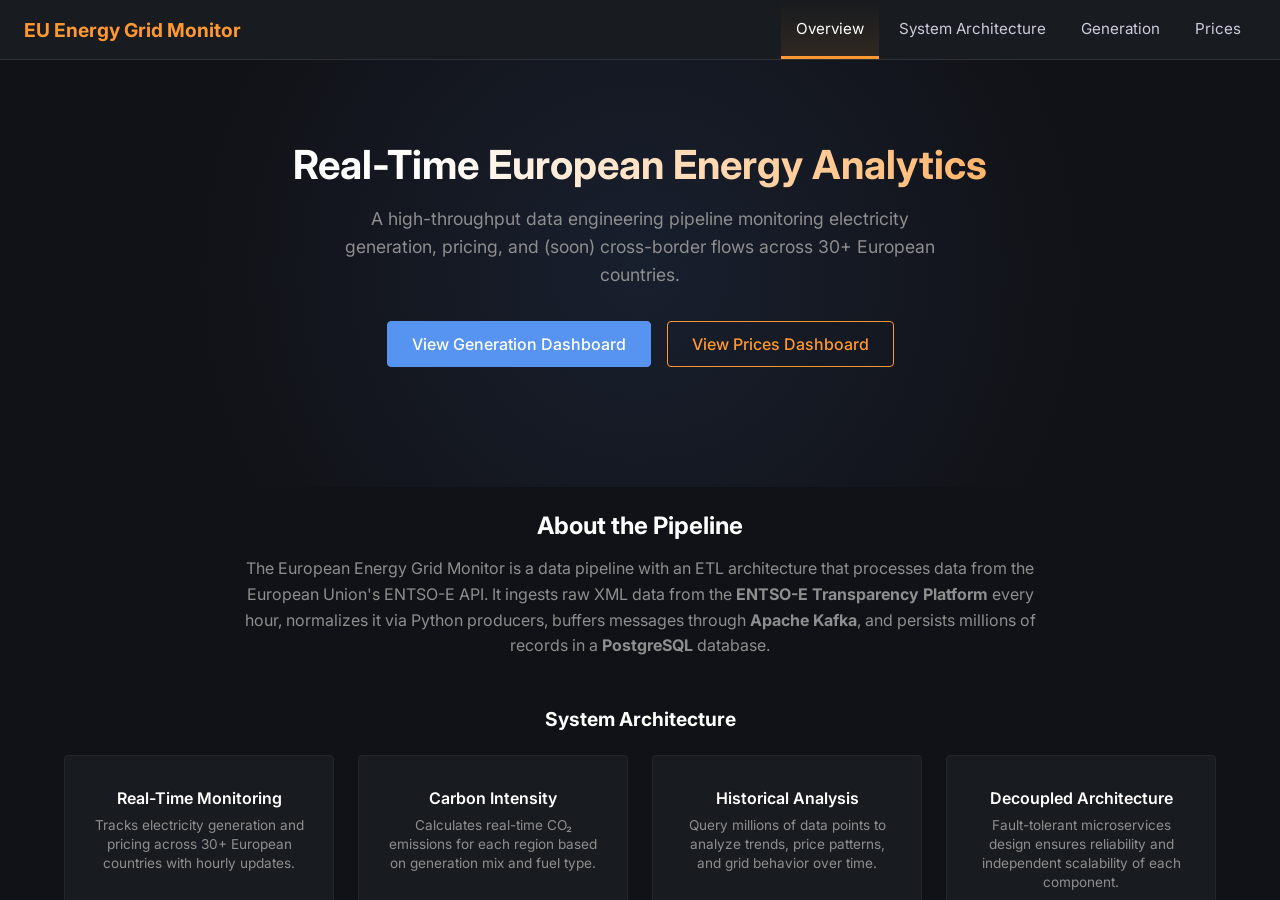
<file: index.html>
<!DOCTYPE html>
<html lang="en">
<head>
    <meta charset="UTF-8">
    <meta name="viewport" content="width=device-width, initial-scale=1.0">
    <link rel="icon" type="image/svg+xml" href="favicon.svg">
    <title>Overview | EU Energy Grid Monitor</title>
    
    <link rel="preconnect" href="https://fonts.googleapis.com">
    <link rel="preconnect" href="https://fonts.gstatic.com" crossorigin>
    <link href="https://fonts.googleapis.com/css2?family=Inter:wght@300;400;500;600;700&display=swap" rel="stylesheet">    

    <link rel="stylesheet" href="css/main.css">
    <link rel="stylesheet" href="css/navbar.css">
</head>
<body class="landing-page">
    
    <nav class="top-nav">
        <div class="nav-brand">
            <a href="index.html">
                EU Energy Grid Monitor
            </a>
        </div>
        <button class="hamburger" id="hamburger-btn" aria-label="Toggle navigation">
            <span class="bar"></span>
            <span class="bar"></span>
            <span class="bar"></span>
        </button>
        <div class="nav-links" id="nav-links">
            <a href="index.html" class="active">Overview</a>
            <a href="process.html">System Architecture</a>
            <a href="generation.html">Generation</a>
            <a href="prices.html">Prices</a>
        </div>
    </nav>

    <div class="landing-container">
        <div class="landing-content">
            <div class="hero-section">
                <h1 class="hero-title">Real-Time European Energy Analytics</h1>
                <p class="hero-subtitle">
                    A high-throughput data engineering pipeline monitoring electricity generation, pricing, and (soon) cross-border flows across 30+ European countries.
                </p>
                
                <div class="cta-buttons">
                    <a href="generation.html" class="btn btn-primary">View Generation Dashboard</a>
                    <a href="prices.html" class="btn btn-secondary">View Prices Dashboard</a>
                </div>
            </div>

            <div style="margin-bottom: 48px; text-align: center;">
                <h2 style="color: #fff; margin-bottom: 16px;">About the Pipeline</h2>
                <p style="color: var(--text-secondary); line-height: 1.6; max-width: 800px; margin: 0 auto;">
                    The European Energy Grid Monitor is a data pipeline with an ETL architecture that processes data from the European Union's ENTSO-E API.
                    It ingests raw XML data from the <strong>ENTSO-E Transparency Platform</strong> every hour, normalizes it via Python producers, buffers messages through <strong>Apache Kafka</strong>, and persists millions of records in a <strong>PostgreSQL</strong> database.
                </p>
            </div>

            <div>
                <h2 style="color: #fff; font-size: 1.2rem; margin-bottom: 24px; text-align: center;">System Architecture</h2>
                <div class="tech-grid">
                    <div class="tech-card">
                        <div class="tech-title">Real-Time Monitoring</div>
                        <div class="tech-desc">
                            Tracks electricity generation and pricing across 30+ European countries with hourly updates.
                        </div>
                    </div>

                    <div class="tech-card">
                        <div class="tech-title">Carbon Intensity</div>
                        <div class="tech-desc">
                            Calculates real-time CO₂ emissions for each region based on generation mix and fuel type.
                        </div>
                    </div>

                    <div class="tech-card">
                        <div class="tech-title">Historical Analysis</div>
                        <div class="tech-desc">
                            Query millions of data points to analyze trends, price patterns, and grid behavior over time.
                        </div>
                    </div>

                    <div class="tech-card">
                        <div class="tech-title">Decoupled Architecture</div>
                        <div class="tech-desc">
                            Fault-tolerant microservices design ensures reliability and independent scalability of each component.
                        </div>
                    </div>
                </div>
            </div>

            <footer style="margin-top: 80px; border-top: 1px solid var(--border-color); padding: 40px 0; text-align: center; color: var(--text-secondary);">
                <p style="margin-bottom: 12px;">Built by <strong>Riley Martin</strong></p>
                <div>
                    <a href="https://github.com/RileyAMartin/eu-energy-grid-monitor" target="_blank" style="color: var(--accent-blue); text-decoration: none; margin: 0 12px;">GitHub Repository</a>
                    <a href="www.linkedin.com/in/riley-martin-506756351" target="_blank" style="color: var(--accent-blue); text-decoration: none; margin: 0 12px;">LinkedIn</a>
                </div>
                <p style="margin-top: 24px; font-size: 0.75rem; opacity: 0.6;">
                    Data Source: ENTSO-E Transparency Platform
                </p>
            </footer>
        </div>
    </div>

    <script>
        const hamburger = document.getElementById('hamburger-btn');
        const navLinks = document.getElementById('nav-links');

        hamburger.addEventListener('click', () => {
            navLinks.classList.toggle('active');
            hamburger.classList.toggle('open');
        });
    </script>
</body>
</html>
</file>
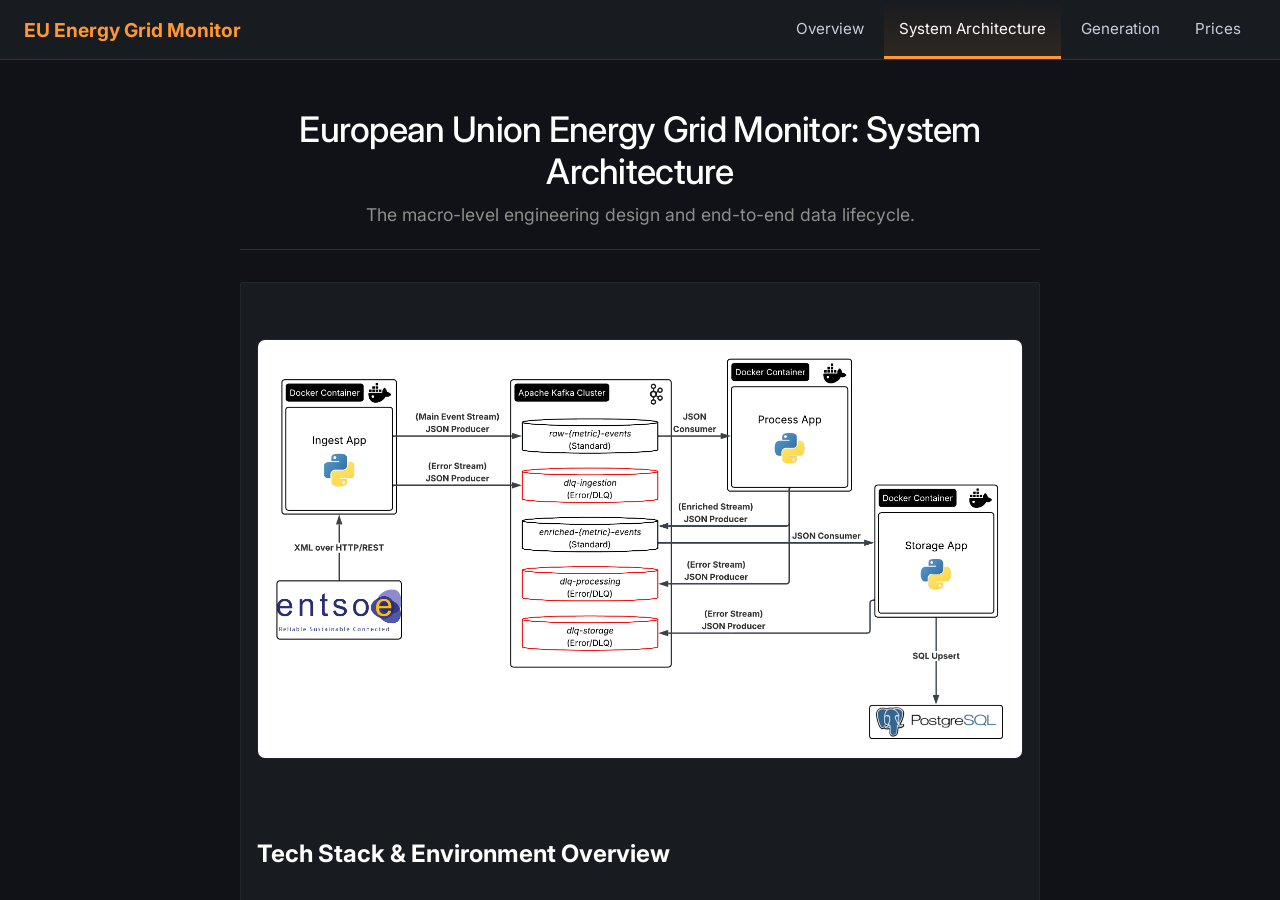
<file: process.html>
<!DOCTYPE html>
<html lang="en">
<head>
    <meta charset="UTF-8">
    <meta name="viewport" content="width=device-width, initial-scale=1.0, maximum-scale=1.0, user-scalable=no">
    <link rel="icon" type="image/svg+xml" href="favicon.svg">
    <title>System Architecture | EU Energy Grid Monitor</title>

    <link rel="preconnect" href="https://fonts.googleapis.com">
    <link rel="preconnect" href="https://fonts.gstatic.com" crossorigin>
    <link href="https://fonts.googleapis.com/css2?family=Inter:wght@300;400;500;600;700&display=swap" rel="stylesheet">    

    <link rel="stylesheet" href="css/main.css">
    <link rel="stylesheet" href="css/navbar.css">
</head>
<body>

    <nav class="top-nav">
        <div class="nav-brand">
            <a href="index.html">EU Energy Grid Monitor</a>
        </div>
        <button class="hamburger" id="hamburger-btn" aria-label="Toggle navigation">
            <span class="bar"></span><span class="bar"></span><span class="bar"></span>
        </button>
        <div class="nav-links" id="nav-links">
            <a href="index.html">Overview</a>
            <a href="process.html" class="active">System Architecture</a> 
            <a href="generation.html">Generation</a>
            <a href="prices.html">Prices</a>
        </div>
    </nav>

    <div class="landing-container">
        <div class="landing-content">

            <div class="blog-header">
                <h1>European Union Energy Grid Monitor: System Architecture</h1>
                <p>The macro-level engineering design and end-to-end data lifecycle.</p>
            </div>

            <div class="panel blog-content">
                
                <img src="assets/architecture_diagram.png" alt="System Architecture Diagram" style="width: 100%; max-width: 900px; margin: 40px 0; border-radius: 8px; border: 1px solid var(--border-color);">

                
                <h2>Tech Stack &amp; Environment Overview</h2>
                <p>
                    The system is engineered as a collection of isolated microservices interacting asynchronously over a distributed log backbone. By segregating ingestion, stateless processing, and persistence into discrete runtimes, the architecture achieves greater fault tolerance and horizontal scalability.
                </p>

                <table style="width: 100%; border-collapse: collapse; margin: 24px 0;">
                    <thead>
                        <tr style="border-bottom: 2px solid var(--border-color);">
                            <th style="text-align: left; padding: 12px; font-weight: 600;">Component Layer</th>
                            <th style="text-align: left; padding: 12px; font-weight: 600;">Technology</th>
                            <th style="text-align: left; padding: 12px; font-weight: 600;">Strategic Architectural Role</th>
                        </tr>
                    </thead>
                    <tbody>
                        <tr style="border-bottom: 1px solid var(--border-color);">
                            <td style="padding: 12px; font-weight: 500;">Core Runtime Engine</td>
                            <td style="padding: 12px;">Python 3.10-slim</td>
                            <td style="padding: 12px;">Provides lightweight, isolated container environments for each execution worker.</td>
                        </tr>
                        <tr style="border-bottom: 1px solid var(--border-color);">
                            <td style="padding: 12px; font-weight: 500;">Event Streaming Backbone</td>
                            <td style="padding: 12px;">Apache Kafka (Confluent Cloud)</td>
                            <td style="padding: 12px;">Acts as the central message broker, enabling decoupled, asynchronous event streaming and message buffering between services.</td>
                        </tr>
                        <tr style="border-bottom: 1px solid var(--border-color);">
                            <td style="padding: 12px; font-weight: 500;">Database &amp; Persistence Tier</td>
                            <td style="padding: 12px;">Relational Database (PostgreSQL Instance)</td>
                            <td style="padding: 12px;">Provides transactional storage for structured time-series grid data.</td>
                        </tr>
                        <tr style="border-bottom: 1px solid var(--border-color);">
                            <td style="padding: 12px; font-weight: 500;">Data Contract &amp; Validation</td>
                            <td style="padding: 12px;">Pydantic v2</td>
                            <td style="padding: 12px;">Enforces data validation and type-safety across all microservice communication channels.</td>
                        </tr>
                        <tr style="border-bottom: 1px solid var(--border-color);">
                            <td style="padding: 12px; font-weight: 500;">Infrastructure Orchestration</td>
                            <td style="padding: 12px;">Docker &amp; Docker Compose</td>
                            <td style="padding: 12px;">Orchestrates network isolation and ensures identical local and production environments.</td>
                        </tr>
                    </tbody>
                </table>

                <h2>Data Lifecycle &amp; Stream Transformations</h2>
                <p>
                    Data flows linearly through a series of decoupled microservices, transforming from raw, unstructured external data into enriched, structured time-series indices.
                </p>

                <h3>1. Ingestion Layer (Ingest App)</h3>
                <p>
                    The system initiates data capture through an orchestration layer that triggers polling on a fixed cyclical schedule. The application establishes secure connections to the external ENTSO-E REST API via an egress wrapper resilient to network timeouts.
                </p>
                <p>
                    Because the upstream data provider represents grid metrics in varied XML formats, the ingest app utilises an abstract parser. It standardises various reporting layouts into a single validated structure. Once validated, the payloads are serialised as raw JSON and sent to the Kafka message broker.
                </p>

                <h3>2. Stateless Compute &amp; Enrichment Layer (Process App)</h3>
                <p>
                    The process app operates as a streaming worker that consumes raw events from Kafka independently of the ingestion layer. It performs three main transformations:
                </p>
                <ul>
                    <li><strong>Spatial Mapping:</strong> Maps alphanumeric Energy Identification Codes (EICs) to human-readable bidding zones and country data using internal configurations.</li>
                    <li><strong>Carbon Intensity Tracking:</strong> Matches energy generation types with emission data to calculate the real-time carbon output (kgCO₂e/MWh) for each grid zone.</li>
                    <li><strong>Temporal Standardization:</strong> Normalizes different reporting intervals (such as mixed 30-minute and 60-minute windows) into a uniform 15-minute grid by dividing and distributing metrics across standard time slices.</li>
                </ul>
                <p>
                    Enriched events are then published back to Kafka on separate downstream topics.
                </p>

                <h3>3. Asynchronous Persistence Layer (Storage App)</h3>
                <p>
                    The storage app acts as an isolated database sink, consuming messages from the enriched Kafka topics. To optimize throughput and reduce connection overhead on the relational database, it groups incoming records into batches before executing bulk database inserts. This decouples the streaming pipeline from database latency and ensures stable data throughput.
                </p>

                <h2>Fault Tolerance &amp; Isolation Policy</h2>
                <p>
                    The pipeline ensures high availability by maintaining stateless workers and isolating errors so they do not disrupt the rest of the stream.
                </p>

                <h3>Stateless Design &amp; Graceful Shutdown</h3>
                <p>
                    All applications are completely stateless, relying on Kafka to manage offsets and consumer state. If a container fails, a new instance can immediately take over without risking data loss or state corruption.
                </p>
                <p>
                    During deployments, workers catch shutdown signals to safely complete active processes, flush in-memory queues, and commit consumer offsets before exiting.
                </p>

                <h3>Dead Letter Queue (DLQ) Architecture</h3>
                <p>
                    Instead of crashing or blocking the pipeline when encountering unexpected errors or malformed data, the system routes failed messages to separate dead letter topics for isolated troubleshooting:
                </p>
                <ul>
                    <li><strong>dlq-ingestion:</strong> Catches API timeouts or structural changes during ingestion, saving the request metadata for future historical backfills.</li>
                    <li><strong>dlq-processing:</strong> Isolates validation failures or unmapped data codes (such as an unknown asset type or zone identifier) discovered during processing.</li>
                    <li><strong>dlq-storage:</strong> Captures errors that occur right before database insertion. It encodes the raw payload in Base64 so it can be safely written to the DLQ for debugging without violating structural data contracts.</li>
                </ul>

                <h2>Temporal Resilience &amp; Idempotency Strategy</h2>
                <p>
                    Real-time grid telemetry is often delayed, updated retroactively, or revised out of order by regional operators. The pipeline uses two mechanisms to guarantee final data correctness.
                </p>

                <h3>Overlapping Lookback Windows</h3>
                <p>
                    Since operators rarely publish complete grid data immediately, the ingest layer runs overlapping queries to catch missing data gaps:
                </p>
                <ul>
                    <li><strong>Hourly Lookbacks:</strong> Each hourly run queries a trailing 3-hour window to catch late-arriving metrics from lagging operators.</li>
                    <li><strong>Daily Deep Backfills:</strong> A 72-hour sliding lookback window runs once a day to capture audited updates and retroactive corrections.</li>
                </ul>

                <h3>Database-Level Idempotency</h3>
                <p>
                    Because lookback windows intentionally introduce highly redundant data streams, the database enforces unique composite keys based on the zone code, metric type, and timestamp. Write operations handle conflicts by safely ignoring exact duplicates while allowing updated historical records to be refreshed.
                </p>
                <p>
                    This ensures data integrity and prevents duplicate entries.
                </p>

            </div>

            <footer style="margin-top: 80px; border-top: 1px solid var(--border-color); padding: 40px 0; text-align: center; color: var(--text-secondary);">
                <p style="margin-bottom: 12px;">Built by <strong>Riley Martin</strong></p>
                <div>
                    <a href="https://github.com/RileyAMartin/eu-energy-grid-monitor" target="_blank" style="color: var(--accent-blue); text-decoration: none; margin: 0 12px;">GitHub Repository</a>
                    <a href="https://linkedin.com/in/riley-martin-506756351" target="_blank" style="color: var(--accent-blue); text-decoration: none; margin: 0 12px;">LinkedIn</a>
                </div>
                <p style="margin-top: 24px; font-size: 0.75rem; opacity: 0.6;">
                    Data Source: ENTSO-E Transparency Platform
                </p>
            </footer>

        </div>
    </div>

    <script>
        const hamburger = document.getElementById('hamburger-btn');
        const navLinks = document.getElementById('nav-links');
        hamburger.addEventListener('click', () => {
            navLinks.classList.toggle('active');
            hamburger.classList.toggle('open');
        });
    </script>
</body>
</html>
</file>
<file: css/main.css>
:root {
    --bg-color: #111217;
    --panel-bg: #181b1f;
    --text-primary: #ccccdc;
    --text-secondary: #8e8e8e;
    --border-color: #22252b;
    --accent-blue: #5794f2;
    --accent-orange: #FF9830;
    color-scheme: dark;
}

* {
    box-sizing: border-box;
}

html {
    overflow-x: hidden;
}

.grid,
.panel,
.chart-container {
    max-width: 100vw;
}

body {
    margin: 0;
    padding: 0;
    font-family: 'Inter', -apple-system, BlinkMacSystemFont, "Segoe UI", Roboto, Helvetica, Arial, sans-serif;
    background-color: var(--bg-color);
    color: var(--text-primary);
    -webkit-font-smoothing: antialiased;
    overflow-x: hidden;
}

/* --- Shared Navigation --- */
.nav-container {
    max-width: 100%;
    margin: 0;
    padding: 0 24px;
    height: 60px;
    display: flex;
    align-items: center;
    justify-content: space-between;
}

.nav-links {
    display: flex;
    gap: 24px;
    height: 100%;
}

.nav-link {
    color: var(--text-secondary);
    text-decoration: none;
    height: 100%;
    display: flex;          
    align-items: center;    
    border-bottom: 2px solid transparent; 
    transition: all 0.2s;
    font-size: 0.95rem;
}

.nav-link:hover {
    color: var(--text-primary);
}

.nav-link.active {
    color: #fff;
    border-bottom-color: var(--accent-blue);
}

/* --- Dashboard Layout --- */
.container {
    width: 100%;
    margin: 0;
    padding: 24px;
}

header {
    display: flex;
    justify-content: space-between;
    align-items: center;
    border-bottom: 1px solid var(--border-color);
    padding-bottom: 16px;
    flex-wrap: wrap;
    gap: 15px;
    margin-bottom: 24px;
}

h1 {
    margin: 0;
    font-size: 1.25rem;
    font-weight: 500;
    color: #fff;
}

.controls {
    display: flex;
    gap: 12px;
}

select {
    background-color: var(--panel-bg);
    color: var(--text-primary);
    border: 1px solid var(--border-color);
    padding: 6px 12px;
    border-radius: 2px;
    font-size: 0.9rem;
    outline: none;
    cursor: pointer;
    font-family: 'Inter', sans-serif;
}

select:hover { border-color: #444; }

/* Default Grid (Mobile/Tablet) */
.grid {
    display: grid;
    grid-template-columns: repeat(24, 1fr);
    gap: 16px;
}

.panel {
    background-color: var(--panel-bg);
    border: 1px solid var(--border-color);
    border-radius: 2px;
    padding: 16px;
    display: flex;
    flex-direction: column;
    
    position: relative; 
    transition: z-index 0s; 
}

.panel:hover {
    z-index: 50; 
}

.panel-header {
    display: flex;
    align-items: center;
    gap: 10px;
    margin-bottom: 15px;
    padding-left: 10px;
    flex-shrink: 0; 
}

.panel-header h2 {
    margin: 0;
    font-size: 0.875rem;
    font-weight: 500;
    color: var(--text-primary);
}

.chart-container {
    flex-grow: 1;
    width: 100%;
    min-height: 0;
}

#chart-main { grid-column: span 16; height: 400px; }
#chart-pie { grid-column: span 8; height: 400px; }
#chart-aggregated { grid-column: span 16; height: 350px; }
#chart-gauge { grid-column: span 8; height: 350px; }

/* --- Tooltips --- */
.info-icon {
    display: inline-flex;
    justify-content: center;
    align-items: center;
    width: 12px;
    height: 12px;
    border-radius: 50%;
    border: 1px solid #6e7681;
    color: #6e7681;
    font-size: 10px;
    font-family: sans-serif;
    line-height: 1;
    cursor: help;
    position: relative;
    transition: all 0.2s;
}

.info-icon:hover {
    color: #ccccdc;
    border-color: #ccccdc;
}

.info-icon::after {
    content: attr(data-tooltip);
    position: absolute;
    top: 140%;
    left: 70%;
    transform: translateX(-50%);
    width: max-content;
    max-width: min(360px, 90vw);
    white-space: normal;
    font-size: .75rem;
    font-weight: 400;
    padding: 10px 8px;
    background-color: #181b1f;
    border: 1px solid #2c3235;
    color: #ccccdc;
    border-radius: 4px;
    box-shadow: 0 4px 15px rgba(0,0,0,0.6);
    z-index: 1000;
    opacity: 0;
    visibility: hidden;
    transition: opacity 0.2s;
    pointer-events: none;
}

.info-icon.right-side::after {
    left: auto;
    right: -10px;
    transform: none;
}

.info-icon:hover::after {
    opacity: 1;
    visibility: visible;
}

/* --- Scrollbars (Shared) --- */
.scroll-wrapper, .landing-container {
    flex-grow: 1;
    width: 100%;
    overflow-y: auto;
    overflow-x: hidden;
    scrollbar-width: thin;
    scrollbar-color: #565b66 transparent;
}

.scroll-wrapper::-webkit-scrollbar, .landing-container::-webkit-scrollbar { width: 8px; }
.scroll-wrapper::-webkit-scrollbar-track, .landing-container::-webkit-scrollbar-track { background: transparent; }
.scroll-wrapper::-webkit-scrollbar-thumb, .landing-container::-webkit-scrollbar-thumb {
    background-color: #565b66;
    border-radius: 4px;
    border: 2px solid transparent;
    background-clip: content-box;
}
.scroll-wrapper::-webkit-scrollbar-thumb:hover, .landing-container::-webkit-scrollbar-thumb:hover { background-color: #6e7681; }

.separator { color: #444; }

/* Landing Page */
body.landing-page {
    height: 100vh !important;     
    overflow: hidden !important;  
    display: flex !important;     
    flex-direction: column !important;
}

.landing-container {
    flex-grow: 1;                 
    width: 100%;                  
    min-height: 0;
    overflow-y: auto;
}

.landing-content {
    max-width: 1200px;
    margin: 0 auto;
    padding: 0 24px;
}

.hero-section {
    padding: 80px 20px;
    text-align: center;
    background: radial-gradient(circle at center, rgba(87, 148, 242, 0.1) 0%, rgba(17, 18, 23, 0) 70%);
    margin: 0 -24px 24px -24px;
    padding-left: 24px;
    padding-right: 24px;
}

.hero-title {
    font-size: 2.5rem;
    font-weight: 700;
    margin-bottom: 16px;
    background: linear-gradient(90deg, #ffffff 30%, var(--accent-orange) 100%);
    -webkit-background-clip: text;
    -webkit-text-fill-color: transparent;
}

.hero-subtitle {
    font-size: 1.1rem;
    color: var(--text-secondary);
    max-width: 600px;
    margin: 0 auto 32px auto;
    line-height: 1.6;
}

.cta-buttons {
    display: flex;
    justify-content: center;
    gap: 16px;
    margin-bottom: 40px;
}

.btn {
    display: inline-block;
    padding: 12px 24px;
    border-radius: 4px;
    font-weight: 500;
    text-decoration: none;
    transition: all 0.2s;
    font-size: 1rem;
}

.btn-primary {
    background-color: var(--accent-blue);
    color: #fff;
    border: 1px solid var(--accent-blue);
}

.btn-primary:hover { background-color: #4a7ecc; }

.btn-secondary {
    background-color: transparent;
    color: var(--accent-orange);
    border: 1px solid var(--accent-orange);
}

.btn-secondary:hover {
    background-color: rgba(255, 152, 48, 0.1); 
    color: #fff;
}

.tech-grid {
    display: grid;
    grid-template-columns: repeat(auto-fit, minmax(240px, 1fr)); 
    gap: 24px;
    margin-top: 24px;
    padding-bottom: 40px;
}

.tech-card {
    background-color: var(--panel-bg);
    border: 1px solid var(--border-color);
    padding: 32px 24px; 
    border-radius: 4px;
    display: flex;
    flex-direction: column;
    align-items: center;
    text-align: center;
    transition: transform 0.2s, border-color 0.2s;
}

.tech-card:hover {
    transform: translateY(-5px);
    border-color: var(--accent-orange);
}

.tech-icon {
    font-size: 24px;
    margin-bottom: 16px;
    color: var(--accent-orange);
}

.tech-title {
    font-weight: 600;
    color: #fff;
    margin-bottom: 8px;
}

.tech-desc {
    font-size: 0.85rem;
    color: var(--text-secondary);
    line-height: 1.4;
}

/* Process page */
.blog-content {
    max-width: 800px;
    margin: 0 auto;
}
.blog-content h2 { color: #fff; margin-top: 40px; }
.blog-content h3 { color: #fff; margin-top: 24px; font-size: 1.1rem; }
.blog-content p { line-height: 1.8; color: #ccccdc; margin-bottom: 20px; }
.blog-content ul { color: #ccccdc; line-height: 1.6; margin-bottom: 24px; }
.blog-content li { margin-bottom: 10px; }

.blog-img-container {
    margin: 32px 0;
    border: 1px solid #2c3235;
    border-radius: 4px;
    overflow: hidden;
}
.blog-img {
    width: 100%;
    height: auto;
    display: block;
}
.img-caption {
    background-color: #111217;
    padding: 8px 12px;
    font-size: 0.85rem;
    color: #8e8e8e;
    text-align: center;
    border-top: 1px solid #2c3235;
}

.blog-header {
    max-width: 800px;
    margin: 48px auto 32px auto;
    padding-bottom: 24px;
    border-bottom: 1px solid #2c3235;
    text-align: center;
}
.blog-header h1 {
    margin: 0 0 12px 0;
    color: #fff;
    font-size: 2.2rem;
    letter-spacing: -0.02em;
    line-height: 1.2;
}
.blog-header p {
    color: #8e8e8e;
    font-size: 1.1rem;
    margin: 0;
}


/* Mobile/tablet */
@media (max-width: 1200px) {
    .grid {
        display: flex;
        flex-direction: column;
        gap: 0;
    }

    #chart-main, #chart-pie, #chart-aggregated, #chart-gauge {
        width: 100%;
        margin-bottom: 16px;
    }

    .info-icon.right-side::after {
        left: 50%;
        right: auto;
        transform: translateX(-50%);
    }
}

@media (max-width: 768px) {
    .container { padding: 12px; }
    header {
        flex-direction: column;
        align-items: flex-start;
        gap: 16px;
    }
    .controls {
        width: 100%;
        display: grid;
        grid-template-columns: 1fr 1fr;
    }
    select { width: 100%; }
    .info-icon::after {
        width: 250px;
        left: -100px;
        transform: none;
    }
    .hero-title { font-size: 1.8rem; }
    .cta-buttons { flex-direction: column; }
    .tech-grid { grid-template-columns: 1fr; }
    .hero-section {
        margin: 0 -12px 24px -12px;
        padding-left: 12px;
        padding-right: 12px;
    }
}

/* Desktop */
@media (min-width: 1024px) {
    body {
        height: 100vh;
        overflow: hidden;
        display: flex;
        flex-direction: column;
    }

    .top-nav { flex-shrink: 0; }

    .container {
        flex-grow: 1;
        height: 100%;
        display: grid;
        grid-template-rows: auto minmax(0, 1fr);
        gap: 24px;
        padding-bottom: 24px;
        overflow: hidden;
    }

    header { margin-bottom: 0; }

    .grid {
        display: grid;
        height: 100%;
        grid-template-rows: repeat(2, minmax(0, 1fr));
        gap: 16px;
    }

    .panel {
        height: 100% !important;
    }
    
    .chart-container {
        height: 100%;
        min-height: 0;
        overflow: hidden; 
    }

    .scroll-wrapper {
        height: 100%;
        min-height: 0;
    }
}
</file>
<file: css/navbar.css>
.top-nav {
    display: flex;
    justify-content: space-between;
    align-items: center;
    padding: 0 24px;
    background-color: #181b1f;
    border-bottom: 1px solid #2c3235;
    height: 60px;
    position: relative;
    z-index: 1000;
    flex-shrink: 0;
}

.nav-brand {
    font-weight: bold;
    font-size: 1.2rem;
    color: #FF9830;
}

.nav-brand a {
    color: #FF9830;
    text-decoration: none;
    display: flex; 
    align-items: center;
}

.nav-links {
    display: flex;
    gap: 5px;
    height: 100%;
}

.nav-links a {
    color: #ccccdc;
    text-decoration: none;
    padding: 0 15px;
    display: flex;
    align-items: center;
    height: 100%;
    border-bottom: 3px solid transparent; 
    transition: all 0.2s;
    font-size: 0.95rem;
}

.nav-links a:hover {
    color: #fff;
    border-bottom-color: #6e7681;
}

.nav-links a.active {
    color: #fff;
    border-bottom-color: #FF9830;
    background: linear-gradient(to top, rgba(255, 152, 48, 0.1), transparent);
}

.hamburger {
    display: none;
    background: none;
    border: none;
    cursor: pointer;
    flex-direction: column;
    gap: 5px;
    padding: 5px;
}

.hamburger .bar {
    width: 25px;
    height: 3px;
    background-color: #ccccdc;
    border-radius: 2px;
    transition: all 0.3s;
}

/* --- Mobile / Tablet Styles --- */
@media (max-width: 768px) {
    .top-nav {
        padding: 0 16px;
    }

    .hamburger {
        display: flex;
    }

    .nav-links {
        display: none;
        position: absolute;
        top: 60px;
        left: 0;
        width: 100%;
        background-color: #181b1f;
        flex-direction: column;
        border-bottom: 1px solid #2c3235;
        height: auto;
        padding-bottom: 10px;
        box-shadow: 0 4px 6px rgba(0,0,0,0.3);
    }

    .nav-links.active {
        display: flex;
    }

    .nav-links a {
        width: 100%;
        height: 50px;
        padding-left: 24px;
        border-bottom: none;
        border-left: 3px solid transparent;
    }

    .nav-links a:hover {
        background-color: #22252b;
        border-bottom-color: transparent;
        border-left-color: #6e7681;
    }

    .nav-links a.active {
        background: linear-gradient(to right, rgba(255, 152, 48, 0.1), transparent);
        border-bottom-color: transparent;
        border-left-color: #FF9830;
    }

    .info-icon::after {
        width: 200px;
        left: 50%;
        transform: translateX(-50%);
        white-space: normal;
    }

    .info-icon.right-side::after {
        left: auto;
        right: 0;
        transform: none; 
    }
}
</file>
